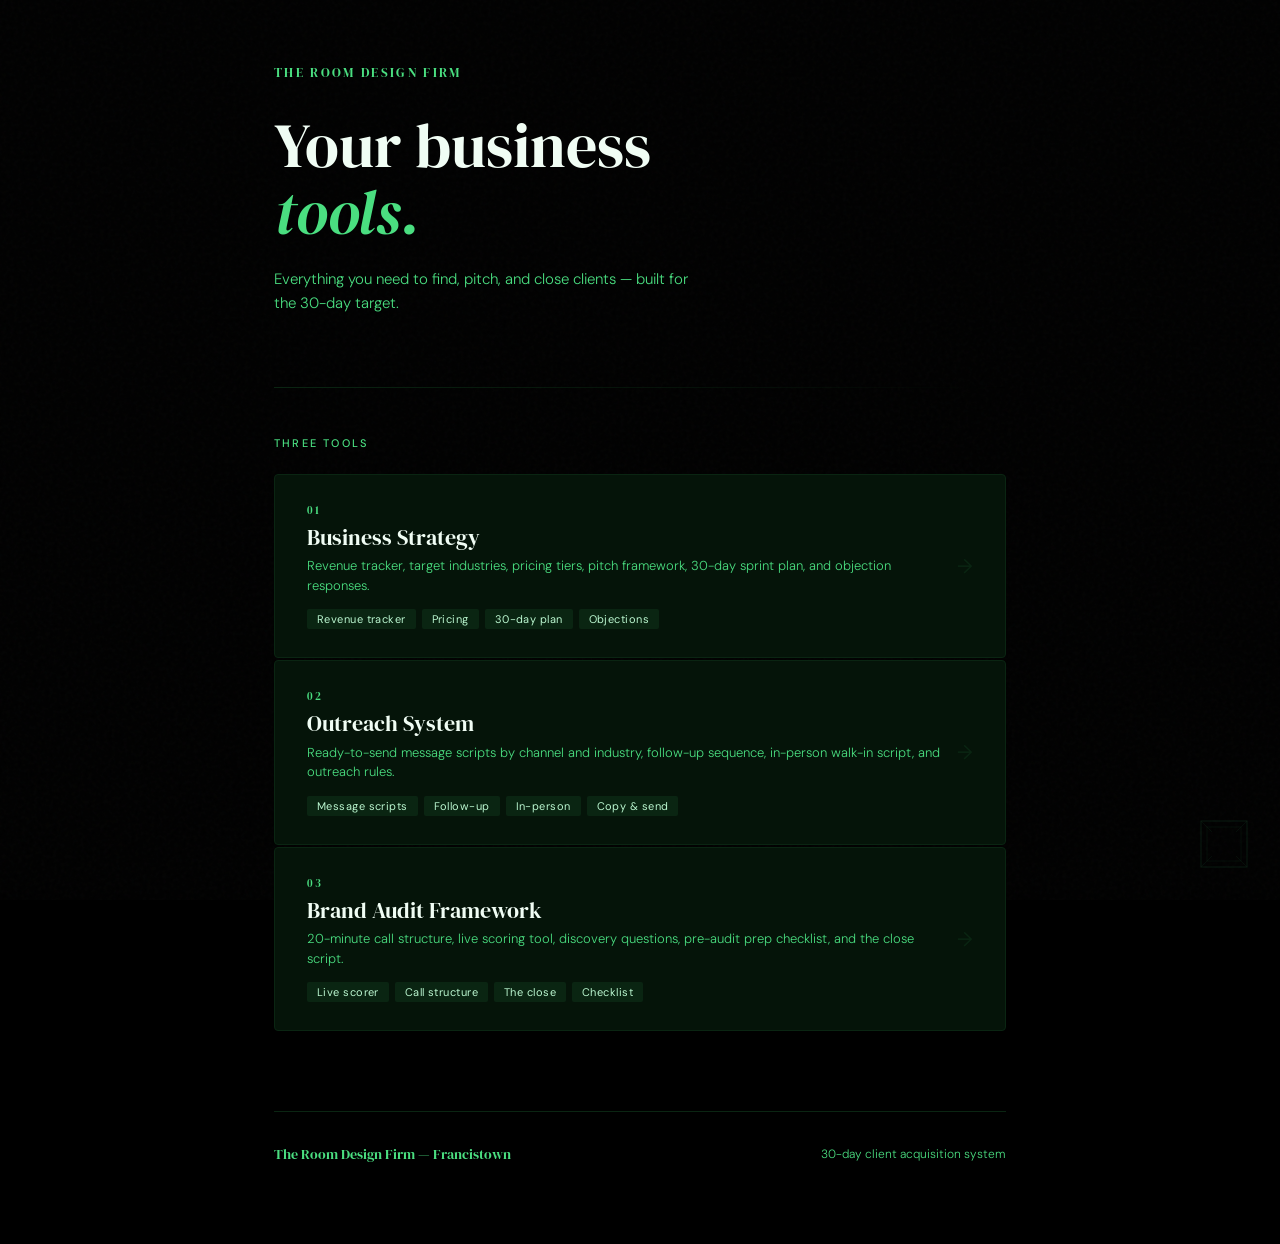
<file: index.html>
<!DOCTYPE html>
<html lang="en">

<head>
  <meta charset="UTF-8">
  <meta name="viewport" content="width=device-width, initial-scale=1.0">
  <title>The Room Design Firm — Tools</title>
  <link rel="manifest" href="manifest.json">
  <meta name="theme-color" content="#000000">
  <link rel="preconnect" href="https://fonts.googleapis.com">
  <link
    href="https://fonts.googleapis.com/css2?family=DM+Serif+Display:ital@0;1&family=DM+Sans:wght@300;400;500&display=swap"
    rel="stylesheet">
  <link rel="stylesheet" href="styles.css">
  <style>
    /* Header */
    header {
      margin-bottom: 72px;
    }

    .wordmark {
      font-family: 'DM Serif Display', serif;
      font-size: 13px;
      letter-spacing: 0.18em;
      text-transform: uppercase;
      color: var(--gold);
      margin-bottom: 32px;
      display: block;
      animation: fadeUp .6s ease both;
    }

    .headline {
      font-family: 'DM Serif Display', serif;
      font-size: clamp(38px, 7vw, 62px);
      line-height: 1.08;
      color: var(--ink);
      animation: fadeUp .6s .1s ease both;
    }

    .headline em {
      font-style: italic;
      color: var(--gold);
    }

    .tagline {
      margin-top: 20px;
      font-size: 15px;
      color: var(--ink-3);
      font-weight: 300;
      line-height: 1.6;
      max-width: 420px;
      animation: fadeUp .6s .2s ease both;
    }

    /* Divider */
    .rule {
      height: 1px;
      background: linear-gradient(90deg, var(--paper-3) 0%, transparent 100%);
      margin: 48px 0;
      animation: fadeUp .6s .25s ease both;
    }

    /* Section label */
    .section-label {
      font-size: 11px;
      letter-spacing: 0.2em;
      text-transform: uppercase;
      color: var(--ink-3);
      margin-bottom: 24px;
      font-weight: 500;
      animation: fadeUp .6s .3s ease both;
    }

    /* Tool cards */
    .tools {
      display: flex;
      flex-direction: column;
      gap: 2px;
    }

    .tool-card {
      display: block;
      text-decoration: none;
      background: var(--paper-2);
      border: 1px solid var(--paper-3);
      border-radius: 4px;
      padding: 28px 32px;
      transition: background .2s, border-color .2s, transform .2s;
      position: relative;
      overflow: hidden;
      animation: fadeUp .6s ease both;
    }

    .tool-card:nth-child(1) {
      animation-delay: .35s;
    }

    .tool-card:nth-child(2) {
      animation-delay: .45s;
    }

    .tool-card:nth-child(3) {
      animation-delay: .55s;
    }

    .tool-card::after {
      content: '';
      position: absolute;
      left: 0;
      top: 0;
      bottom: 0;
      width: 3px;
      background: var(--gold);
      transform: scaleY(0);
      transform-origin: bottom;
      transition: transform .25s ease;
    }

    .tool-card:hover {
      background: var(--paper-3);
      border-color: var(--paper-3);
      transform: translateX(4px);
    }

    .tool-card:hover::after {
      transform: scaleY(1);
    }

    .card-inner {
      display: flex;
      justify-content: space-between;
      align-items: center;
      gap: 16px;
    }

    .card-text {
      flex: 1;
    }

    .card-num {
      font-family: 'DM Serif Display', serif;
      font-size: 11px;
      color: var(--gold);
      letter-spacing: 0.15em;
      margin-bottom: 6px;
      display: block;
    }

    .card-title {
      font-family: 'DM Serif Display', serif;
      font-size: 22px;
      color: var(--ink);
      margin-bottom: 6px;
      line-height: 1.2;
    }

    .card-desc {
      font-size: 13px;
      color: var(--ink-3);
      font-weight: 300;
      line-height: 1.5;
    }

    .card-tags {
      display: flex;
      gap: 6px;
      flex-wrap: wrap;
      margin-top: 14px;
    }

    .tag {
      font-size: 11px;
      padding: 3px 10px;
      border-radius: 2px;
      background: var(--paper-3);
      color: var(--ink-2);
      letter-spacing: 0.04em;
    }

    .card-arrow {
      font-size: 20px;
      color: var(--paper-3);
      transition: color .2s, transform .2s;
      flex-shrink: 0;
    }

    .tool-card:hover .card-arrow {
      color: var(--gold);
      transform: translateX(4px);
    }

    /* Footer */
    footer {
      margin-top: 80px;
      padding-top: 32px;
      border-top: 1px solid var(--paper-3);
      display: flex;
      justify-content: space-between;
      align-items: center;
      flex-wrap: gap;
      animation: fadeUp .6s .7s ease both;
    }

    .footer-brand {
      font-family: 'DM Serif Display', serif;
      font-size: 14px;
      color: var(--ink-3);
    }

    .footer-note {
      font-size: 12px;
      color: var(--ink-3);
      font-weight: 300;
    }

    /* Decorative corner mark */
    .corner-mark {
      position: fixed;
      bottom: 32px;
      right: 32px;
      width: 48px;
      height: 48px;
      opacity: 0.12;
      pointer-events: none;
    }

    @keyframes fadeUp {
      from {
        opacity: 0;
        transform: translateY(16px);
      }

      to {
        opacity: 1;
        transform: translateY(0);
      }
    }

    @media (max-width: 520px) {
      .page {
        padding: 32px 16px 40px;
      }

      .tool-card {
        padding: 20px 16px;
      }

      .card-title {
        font-size: 19px;
      }

      .card-inner {
        flex-direction: column;
        align-items: flex-start;
        gap: 12px;
      }

      .card-arrow {
        align-self: flex-end;
      }

      footer {
        flex-direction: column;
        gap: 8px;
        align-items: flex-start;
      }
    }
  </style>
</head>

<body>
  <div class="grain-overlay"></div>
  <div class="page">
    <header>
      <span class="wordmark">The Room Design Firm</span>
      <h1 class="headline">Your business<br><em>tools.</em></h1>
      <p class="tagline">Everything you need to find, pitch, and close clients — built for the 30-day target.</p>
    </header>

    <div class="rule"></div>

    <p class="section-label">Three tools</p>

    <div class="tools">

      <a class="tool-card" href="room_design_firm_business_strategy.html">
        <div class="card-inner">
          <div class="card-text">
            <span class="card-num">01</span>
            <div class="card-title">Business Strategy</div>
            <div class="card-desc">Revenue tracker, target industries, pricing tiers, pitch framework, 30-day sprint
              plan, and objection responses.</div>
            <div class="card-tags">
              <span class="tag">Revenue tracker</span>
              <span class="tag">Pricing</span>
              <span class="tag">30-day plan</span>
              <span class="tag">Objections</span>
            </div>
          </div>
          <div class="card-arrow">→</div>
        </div>
      </a>

      <a class="tool-card" href="client_acquisition_outreach_system.html">
        <div class="card-inner">
          <div class="card-text">
            <span class="card-num">02</span>
            <div class="card-title">Outreach System</div>
            <div class="card-desc">Ready-to-send message scripts by channel and industry, follow-up sequence, in-person
              walk-in script, and outreach rules.</div>
            <div class="card-tags">
              <span class="tag">Message scripts</span>
              <span class="tag">Follow-up</span>
              <span class="tag">In-person</span>
              <span class="tag">Copy & send</span>
            </div>
          </div>
          <div class="card-arrow">→</div>
        </div>
      </a>

      <a class="tool-card" href="brand_audit_framework.html">
        <div class="card-inner">
          <div class="card-text">
            <span class="card-num">03</span>
            <div class="card-title">Brand Audit Framework</div>
            <div class="card-desc">20-minute call structure, live scoring tool, discovery questions, pre-audit prep
              checklist, and the close script.</div>
            <div class="card-tags">
              <span class="tag">Live scorer</span>
              <span class="tag">Call structure</span>
              <span class="tag">The close</span>
              <span class="tag">Checklist</span>
            </div>
          </div>
          <div class="card-arrow">→</div>
        </div>
      </a>

    </div>

    <footer>
      <span class="footer-brand">The Room Design Firm — Francistown</span>
      <span class="footer-note">30-day client acquisition system</span>
    </footer>
  </div>

  <svg class="corner-mark" viewBox="0 0 48 48" fill="none" xmlns="http://www.w3.org/2000/svg">
    <rect x="1" y="1" width="46" height="46" stroke="var(--gold)" stroke-width="1" />
    <rect x="7" y="7" width="34" height="34" stroke="var(--gold)" stroke-width="0.5" />
    <line x1="1" y1="1" x2="12" y2="12" stroke="var(--gold)" stroke-width="0.5" />
    <line x1="47" y1="1" x2="36" y2="12" stroke="var(--gold)" stroke-width="0.5" />
    <line x1="1" y1="47" x2="12" y2="36" stroke="var(--gold)" stroke-width="0.5" />
    <line x1="47" y1="47" x2="36" y2="36" stroke="var(--gold)" stroke-width="0.5" />
  </svg>

  <script>
    if ('serviceWorker' in navigator) {
      window.addEventListener('load', () => {
        navigator.serviceWorker.register('sw.js');
      });
    }
  </script>
</body>

</html>
</file>
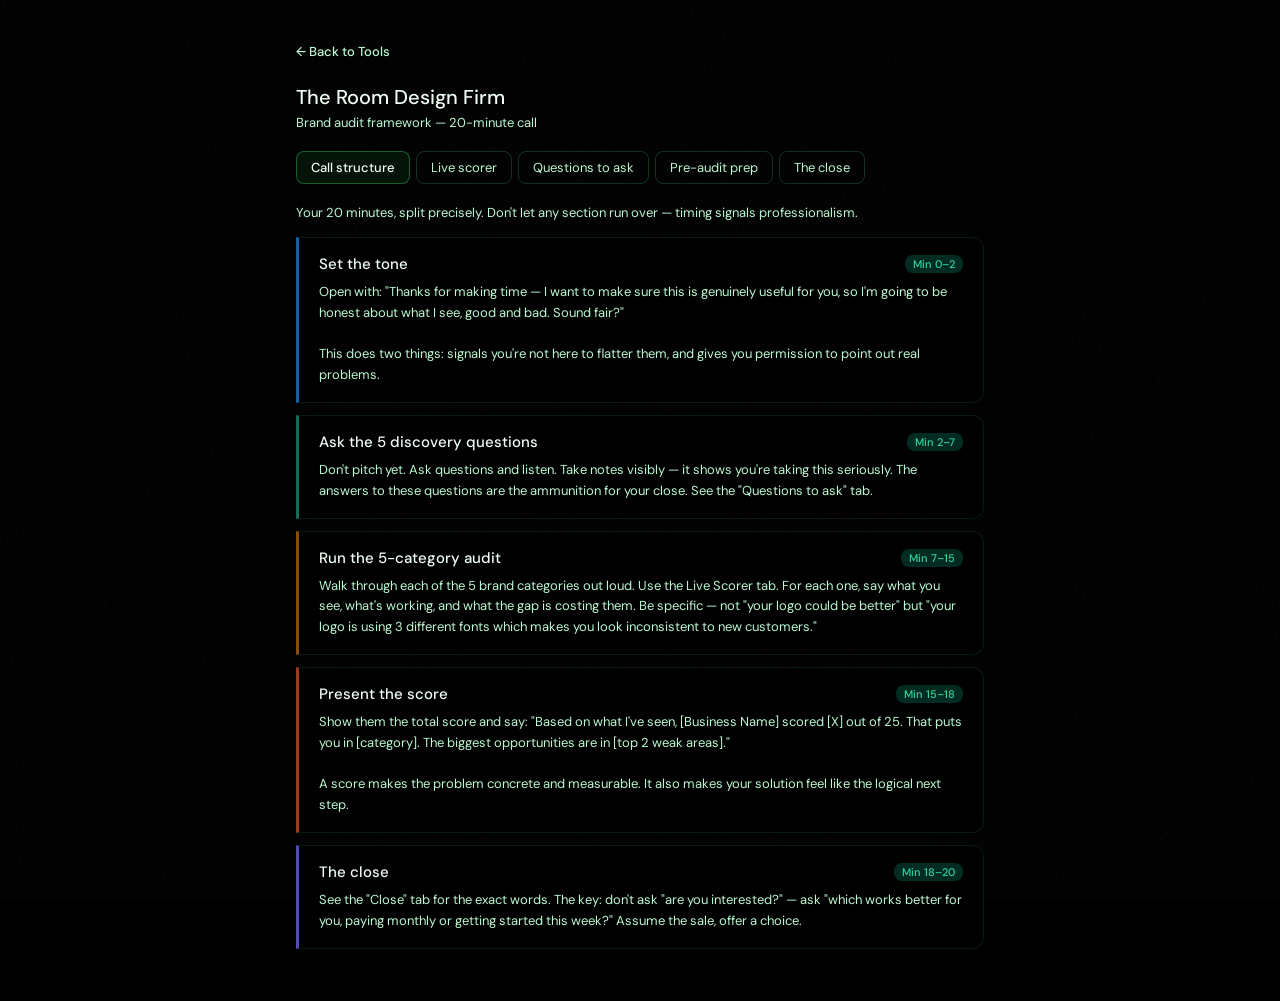
<file: brand_audit_framework.html>
<!DOCTYPE html>
<html lang="en">
<head>
<meta charset="UTF-8">
<meta name="viewport" content="width=device-width, initial-scale=1.0">
<title>The Room Design Firm — Brand Audit Framework</title>
<link rel="manifest" href="manifest.json">
<meta name="theme-color" content="#000000">
<link rel="stylesheet" href="styles.css">
<style>
  .progress-bar { height: 6px; border-radius: 3px; background: var(--color-background-secondary); margin-top: 4px; overflow: hidden; }
  .progress-fill { height: 100%; border-radius: 3px; transition: width .3s, background .3s; }
  .score-row { display: flex; align-items: center; justify-content: space-between; flex-wrap: wrap; gap: 10px; margin: 8px 0; }
  .score-label { font-size: 13px; color: var(--color-text-secondary); flex: 1; }
  .score-btns { display: flex; gap: 4px; }
  .score-btn { width: 30px; height: 30px; border-radius: var(--border-radius-md); border: 0.5px solid var(--color-border-secondary); background: transparent; cursor: pointer; font-size: 13px; font-weight: 500; color: var(--color-text-secondary); font-family: var(--font-sans); }
  .score-btn.sel-1 { background: #FCEBEB; color: #A32D2D; border-color: #F09595; }
  .score-btn.sel-2 { background: #FAEEDA; color: #633806; border-color: #EF9F27; }
  .score-btn.sel-3 { background: #E6F1FB; color: #0C447C; border-color: #85B7EB; }
  .score-btn.sel-4 { background: #EAF3DE; color: #27500A; border-color: #97C459; }
  .score-btn.sel-5 { background: #E1F5EE; color: #085041; border-color: #5DCAA5; }
  .check-item { padding: 8px 12px; border-radius: var(--border-radius-md); background: var(--color-background-secondary); margin-bottom: 6px; font-size: 13px; display: flex; gap: 10px; align-items: flex-start; cursor: pointer; user-select: none; }
  .check-item.done { opacity: .55; text-decoration: line-through; }
  .check-box { width: 16px; height: 16px; border-radius: 4px; border: 0.5px solid var(--color-border-primary); flex-shrink: 0; margin-top: 1px; display: flex; align-items: center; justify-content: center; font-size: 11px; }
  .check-item.done .check-box { background: var(--color-background-success); border-color: var(--color-border-success); color: var(--color-text-success); }
  .script-block { border-left: 3px solid; padding: 10px 14px; border-radius: 0 var(--border-radius-md) var(--border-radius-md) 0; margin-bottom: 10px; background: var(--color-background-secondary); }
  .script-label { font-size: 11px; font-weight: 500; margin-bottom: 4px; }
  .script-text { font-size: 13px; color: var(--color-text-secondary); line-height: 1.6; white-space: pre-line; }
  .total-score { font-size: 28px; font-weight: 500; }
  .questions-list { list-style: none; }
  .questions-list li { font-size: 13px; padding: 7px 0; border-bottom: 0.5px solid var(--color-border-tertiary); color: var(--color-text-secondary); line-height: 1.5; }
  .questions-list li:last-child { border-bottom: none; }
  .q-num { font-weight: 500; color: var(--color-text-primary); margin-right: 6px; }
</style>
</head>
<body>
<div class="grain-overlay"></div>
<div class="container">
  <a href="index.html" class="back-link">← Back to Tools</a>
  <h1>The Room Design Firm</h1>
  <p class="subtitle">Brand audit framework — 20-minute call</p>

  <div class="tabs">
    <button class="tab active" onclick="showTab('structure',this)">Call structure</button>
    <button class="tab" onclick="showTab('scorer',this)">Live scorer</button>
    <button class="tab" onclick="showTab('questions',this)">Questions to ask</button>
    <button class="tab" onclick="showTab('checklist',this)">Pre-audit prep</button>
    <button class="tab" onclick="showTab('close',this)">The close</button>
  </div>

  <div id="tab-structure" class="panel active">
    <div style="font-size:13px;color:var(--color-text-secondary);margin-bottom:16px">Your 20 minutes, split precisely. Don't let any section run over — timing signals professionalism.</div>
    <div id="structure-list"></div>
  </div>

  <div id="tab-scorer" class="panel">
    <div style="font-size:13px;color:var(--color-text-secondary);margin-bottom:16px">Score each category live during the call. Use this on your phone or laptop while you speak. Total out of 25.</div>
    <div id="scorer-list"></div>
    <div class="card" style="margin-top:4px">
      <div style="display:flex;justify-content:space-between;align-items:center">
        <div>
          <div style="font-size:13px;color:var(--color-text-secondary);margin-bottom:4px">Total brand score</div>
          <div class="total-score" id="total-score">0 / 25</div>
        </div>
        <div id="score-verdict" style="font-size:13px;color:var(--color-text-secondary);text-align:right;max-width:220px"></div>
      </div>
      <div class="progress-bar" style="margin-top:12px"><div class="progress-fill" id="total-bar" style="width:0%;background:var(--color-text-secondary)"></div></div>
    </div>
  </div>

  <div id="tab-questions" class="panel">
    <div style="font-size:13px;color:var(--color-text-secondary);margin-bottom:16px">Ask these in the first 5 minutes. Their answers tell you exactly what to focus the audit on — and what pain to address in the close.</div>
    <div id="questions-list"></div>
  </div>

  <div id="tab-checklist" class="panel">
    <div style="font-size:13px;color:var(--color-text-secondary);margin-bottom:16px">Do this research the night before the audit. Shows up in every sentence you say. Tap to check off.</div>
    <div id="checklist-list"></div>
  </div>

  <div id="tab-close" class="panel">
    <div style="font-size:13px;color:var(--color-text-secondary);margin-bottom:16px">The last 5 minutes. This is where the BWP 1,500 either happens or doesn't. Follow this word-for-word the first few times.</div>
    <div id="close-list"></div>
  </div>
</div>

<script>
const structure = [
  {time:"Min 0–2",title:"Set the tone",color:"#185FA5",body:`Open with: "Thanks for making time — I want to make sure this is genuinely useful for you, so I'm going to be honest about what I see, good and bad. Sound fair?"\n\nThis does two things: signals you're not here to flatter them, and gives you permission to point out real problems.`},
  {time:"Min 2–7",title:"Ask the 5 discovery questions",color:"#0F6E56",body:`Don't pitch yet. Ask questions and listen. Take notes visibly — it shows you're taking this seriously. The answers to these questions are the ammunition for your close. See the "Questions to ask" tab.`},
  {time:"Min 7–15",title:"Run the 5-category audit",color:"#854F0B",body:`Walk through each of the 5 brand categories out loud. Use the Live Scorer tab. For each one, say what you see, what's working, and what the gap is costing them. Be specific — not "your logo could be better" but "your logo is using 3 different fonts which makes you look inconsistent to new customers."`},
  {time:"Min 15–18",title:"Present the score",color:"#993C1D",body:`Show them the total score and say: "Based on what I've seen, [Business Name] scored [X] out of 25. That puts you in [category]. The biggest opportunities are in [top 2 weak areas]."\n\nA score makes the problem concrete and measurable. It also makes your solution feel like the logical next step.`},
  {time:"Min 18–20",title:"The close",color:"#534AB7",body:`See the "Close" tab for the exact words. The key: don't ask "are you interested?" — ask "which works better for you, paying monthly or getting started this week?" Assume the sale, offer a choice.`},
];

const categories = [
  {name:"Visual identity",desc:"Logo, colours, typography — do they feel intentional and consistent?"},
  {name:"Social media presence",desc:"Profile quality, post consistency, visual coherence across platforms"},
  {name:"In-store / physical brand",desc:"Signage, packaging, uniforms, environment — does it match the digital brand?"},
  {name:"Brand voice & messaging",desc:"How they describe themselves — tagline, captions, about page"},
  {name:"Competitor positioning",desc:"How do they look vs their 2–3 nearest competitors in Francistown?"},
];

const questions = [
  {num:"Q1",text:"How do most of your new customers find you right now?"},
  {num:"Q2",text:"When someone visits your Instagram or walks past your shop, what do you want them to feel?"},
  {num:"Q3",text:"Who is your biggest local competitor, and honestly — how do you think you compare to them visually?"},
  {num:"Q4",text:"Have you ever lost a customer or a deal because of how you looked, rather than what you offer?"},
  {num:"Q5",text:"If your brand could do one thing better in the next 90 days, what would it be?"},
];

const checklist = [
  "Follow their Instagram and look at the last 12 posts",
  "Screenshot their profile photo, bio, and highlights",
  "Visit their physical location or Google Street View it",
  "Check if they have a website — and if so, how it looks on mobile",
  "Find 2 local competitors and note how their brand compares",
  "Write down one specific thing you'd change immediately",
  "Prepare 2–3 ideas you could deliver in the first month",
  "Have your portfolio open and ready on your phone",
  "Know their price tier before you walk in — don't guess",
];

const closeScript = [
  {color:"#185FA5",label:"Transition into the close",text:`"So based on everything we've looked at today — your score of [X]/25 and especially the gaps in [area 1] and [area 2] — I think The Room Design Firm can make a real difference here."`},
  {color:"#0F6E56",label:"Present the Growth package (don't start with Starter)",text:`"What I'd propose is the Growth package — BWP 1,500 a month. That covers your full brand identity, 3 designed social posts a week, business card and letterhead, and a monthly strategy call with me. You'd see a difference in the first 30 days."`},
  {color:"#854F0B",label:"Anchor with Premium first (then let them come down)",text:`"I also have a Premium package at BWP 3,000 that includes a website redesign and packaging concepts — but for where you are right now, Growth is where I'd start. Most businesses see the best ROI there."`},
  {color:"#993C1D",label:"The assumptive close — offer a choice, not a yes/no",text:`"To get started, I just need a few details from you. Would you prefer to pay monthly by bank transfer, or would it be easier to set up at the start of the week?"`},
  {color:"#534AB7",label:"If they hesitate — address it directly",text:`"What's the main thing on your mind? Is it the price, or what you'd actually get for it?" Then listen. Don't fill the silence. Their answer tells you exactly what to say next.`},
  {color:"#3B6D11",label:"If they say yes",text:`"Perfect. Let me send you a simple one-page agreement on WhatsApp today, and we can start the discovery process this week. What's the best number to reach you on?"`},
];

let scores = {};
const checked = new Set();
try {
  const savedScores = localStorage.getItem('brandAuditScores');
  if (savedScores) scores = JSON.parse(savedScores);
  const savedChecked = localStorage.getItem('brandAuditChecked');
  if (savedChecked) JSON.parse(savedChecked).forEach(i => checked.add(i));
} catch(e) {}

function renderStructure(){
  document.getElementById('structure-list').innerHTML = structure.map(s=>`
    <div class="card" style="border-left:3px solid ${s.color};border-radius:0 var(--border-radius-lg) var(--border-radius-lg) 0">
      <div style="display:flex;justify-content:space-between;align-items:center;margin-bottom:8px">
        <div style="font-size:15px;font-weight:500">${s.title}</div>
        <span class="badge badge-info">${s.time}</span>
      </div>
      <div style="font-size:13px;color:var(--color-text-secondary);line-height:1.6;white-space:pre-line">${s.body}</div>
    </div>`).join('');
}

function renderScorer(){
  document.getElementById('scorer-list').innerHTML = categories.map((c,i)=>`
    <div class="card">
      <div style="font-size:14px;font-weight:500;margin-bottom:2px">${c.name}</div>
      <div style="font-size:12px;color:var(--color-text-secondary);margin-bottom:10px">${c.desc}</div>
      <div class="score-row">
        <span class="score-label">Score</span>
        <div class="score-btns">${[1,2,3,4,5].map(n=>`<button class="score-btn${scores[i]===n?' sel-'+n:''}" id="sb-${i}-${n}" onclick="setScore(${i},${n})">${n}</button>`).join('')}</div>
      </div>
      <div class="progress-bar"><div class="progress-fill" id="bar-${i}" style="width:0%;background:#888780"></div></div>
    </div>`).join('');
    
  Object.keys(scores).forEach(cat => {
    const val = scores[cat];
    const barColors=['#E24B4A','#BA7517','#378ADD','#639922','#1D9E75'];
    const bar = document.getElementById(`bar-${cat}`);
    if (bar) {
      bar.style.width=(val/5*100)+'%';
      bar.style.background=barColors[val-1];
    }
  });
  updateTotal();
}

function setScore(cat,val){
  scores[cat]=val;
  try { localStorage.setItem('brandAuditScores', JSON.stringify(scores)); } catch(e){}
  [1,2,3,4,5].forEach(n=>{
    const b=document.getElementById(`sb-${cat}-${n}`);
    if(b) b.className='score-btn'+(n===val?` sel-${val}`:'');
  });
  const barColors=['#E24B4A','#BA7517','#378ADD','#639922','#1D9E75'];
  document.getElementById(`bar-${cat}`).style.width=(val/5*100)+'%';
  document.getElementById(`bar-${cat}`).style.background=barColors[val-1];
  updateTotal();
}

function updateTotal(){
  const total=Object.values(scores).reduce((a,b)=>a+b,0);
  document.getElementById('total-score').textContent=total+' / 25';
  const pct=Math.round((total/25)*100);
  document.getElementById('total-bar').style.width=pct+'%';
  const tc=['#E24B4A','#BA7517','#378ADD','#1D9E75'];
  document.getElementById('total-bar').style.background=tc[total<=8?0:total<=14?1:total<=20?2:3];
  const verdicts=[[0,8,"Brand largely undefined. High urgency — strong opportunity for The Room."],[9,14,"Some foundation, major gaps. Good entry point for Growth package."],[15,20,"Functional but inconsistent. Refinement will unlock growth."],[21,25,"Strong foundation. Premium package or strategy retainer is the pitch."]];
  const v=verdicts.find(([lo,hi])=>total>=lo&&total<=hi);
  document.getElementById('score-verdict').textContent=v?v[2]:'';
}

function renderQuestions(){
  document.getElementById('questions-list').innerHTML=`<ul class="questions-list">${
    questions.map(q=>`<li><span class="q-num">${q.num}</span>${q.text}</li>`).join('')
  }</ul>`;
}

function renderChecklist(){
  document.getElementById('checklist-list').innerHTML=checklist.map((item,i)=>`
    <div class="check-item${checked.has(i)?' done':''}" onclick="toggleCheck(${i})">
      <div class="check-box">${checked.has(i)?'✓':''}</div>
      <span>${item}</span>
    </div>`).join('');
}

function toggleCheck(i){
  checked.has(i)?checked.delete(i):checked.add(i);
  try { localStorage.setItem('brandAuditChecked', JSON.stringify(Array.from(checked))); } catch(e){}
  renderChecklist();
}

function renderClose(){
  document.getElementById('close-list').innerHTML=closeScript.map(s=>`
    <div class="script-block" style="border-left-color:${s.color}">
      <div class="script-label" style="color:${s.color}">${s.label}</div>
      <div class="script-text">${s.text}</div>
    </div>`).join('');
}

function showTab(id,btn){
  document.querySelectorAll('.tab').forEach(t=>t.classList.remove('active'));
  document.querySelectorAll('.panel').forEach(p=>p.classList.remove('active'));
  document.getElementById('tab-'+id).classList.add('active');
  btn.classList.add('active');
}

renderStructure(); renderScorer(); renderQuestions(); renderChecklist(); renderClose();
</script>
<script>
if ('serviceWorker' in navigator) {
  window.addEventListener('load', () => {
    navigator.serviceWorker.register('sw.js');
  });
}
</script>
</body>
</html>
</file>
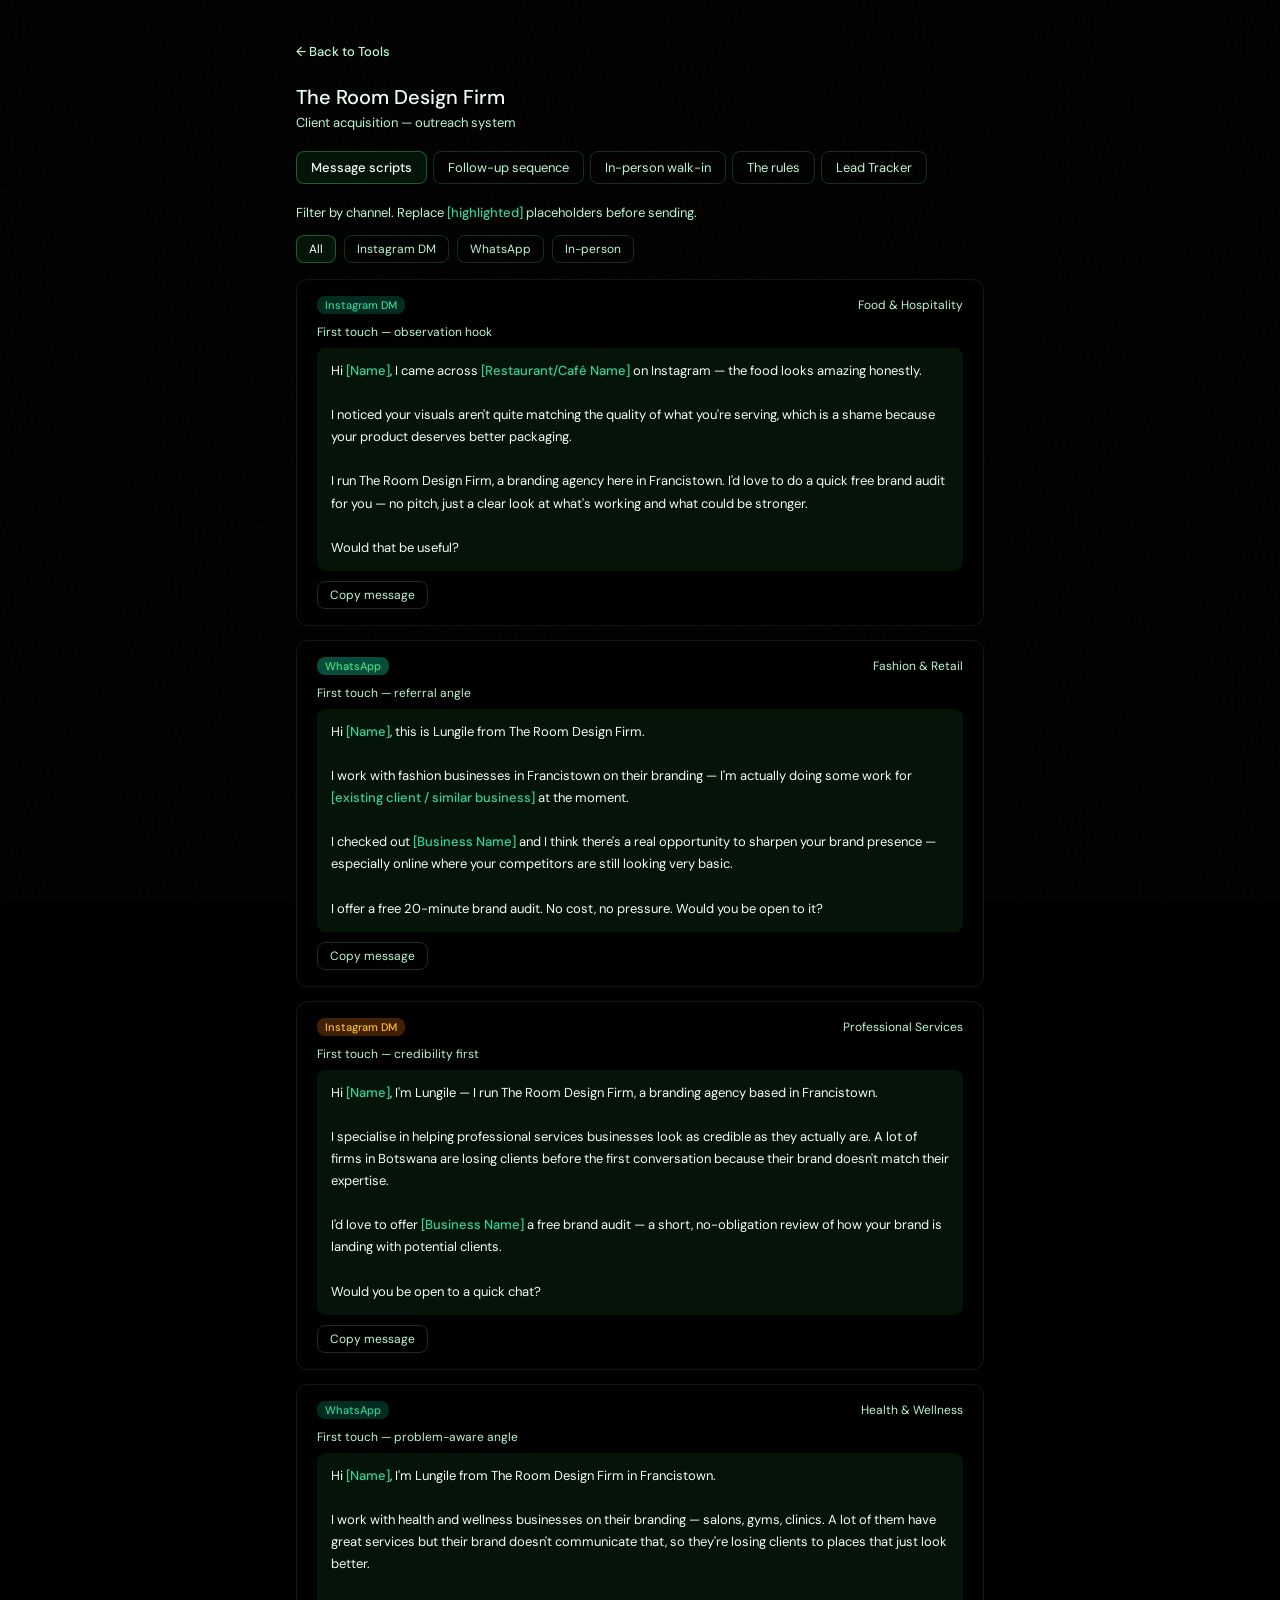
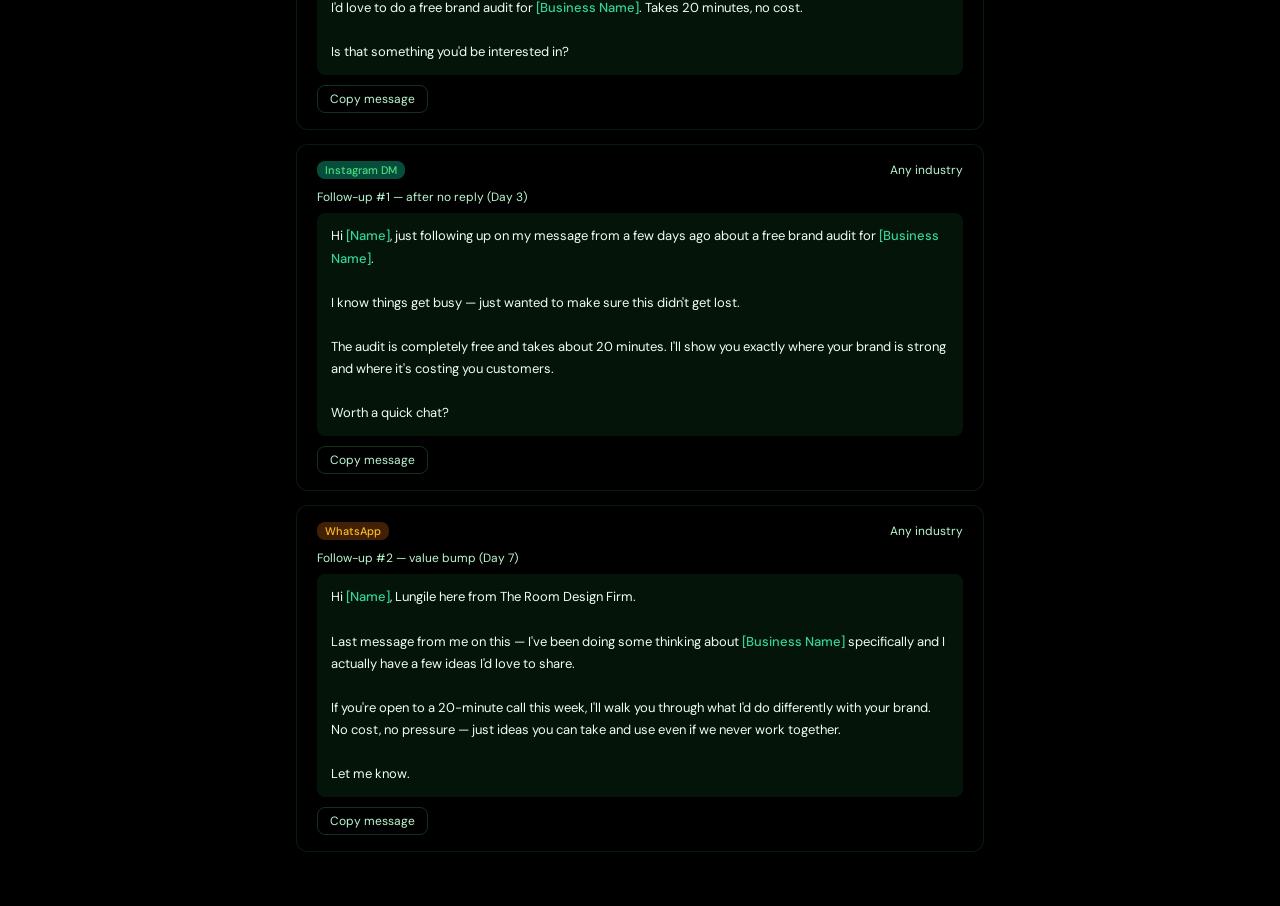
<file: client_acquisition_outreach_system.html>
<!DOCTYPE html>
<html lang="en">

<head>
  <meta charset="UTF-8">
  <meta name="viewport" content="width=device-width, initial-scale=1.0">
  <title>The Room Design Firm — Client Acquisition Outreach System</title>
  <link rel="manifest" href="manifest.json">
  <meta name="theme-color" content="#000000">
  <link rel="stylesheet" href="styles.css">
  <style>
    .msg-card {
      background: var(--color-background-primary);
      border: 0.5px solid var(--color-border-tertiary);
      border-radius: var(--border-radius-lg);
      padding: 1rem 1.25rem;
      margin-bottom: 14px;
    }

    .msg-header {
      display: flex;
      justify-content: space-between;
      align-items: center;
      margin-bottom: 10px;
    }

    .msg-body {
      font-size: 13px;
      color: var(--color-text-primary);
      line-height: 1.7;
      background: var(--color-background-secondary);
      border-radius: var(--border-radius-md);
      padding: 12px 14px;
      white-space: pre-line;
    }

    .placeholder {
      color: var(--color-text-info);
      font-weight: 500;
    }

    .copy-btn {
      margin-top: 10px;
      font-size: 12px;
      padding: 5px 12px;
      border-radius: var(--border-radius-md);
      border: 0.5px solid var(--color-border-secondary);
      background: transparent;
      color: var(--color-text-secondary);
      cursor: pointer;
      font-family: var(--font-sans);
    }

    .copy-btn:hover {
      background: var(--color-background-secondary);
    }

    .filter-row {
      display: flex;
      gap: 8px;
      flex-wrap: wrap;
      margin-bottom: 16px;
    }

    .filter-btn {
      padding: 5px 12px;
      border-radius: var(--border-radius-md);
      border: 0.5px solid var(--color-border-secondary);
      font-size: 12px;
      cursor: pointer;
      background: transparent;
      color: var(--color-text-secondary);
      font-family: var(--font-sans);
    }

    .filter-btn.active {
      background: var(--color-background-secondary);
      color: var(--color-text-primary);
      border-color: var(--color-border-primary);
    }

    .seq-step {
      display: flex;
      gap: 12px;
      margin-bottom: 14px;
      align-items: flex-start;
    }

    .seq-dot {
      width: 28px;
      height: 28px;
      border-radius: 50%;
      display: flex;
      align-items: center;
      justify-content: center;
      font-size: 12px;
      font-weight: 500;
      flex-shrink: 0;
      margin-top: 2px;
    }

    .seq-content {
      flex: 1;
    }

    .seq-title {
      font-size: 14px;
      font-weight: 500;
      margin-bottom: 3px;
    }

    .seq-detail {
      font-size: 13px;
      color: var(--color-text-secondary);
      line-height: 1.5;
    }

    .seq-timing {
      font-size: 11px;
      margin-top: 3px;
    }

    .inperson-card {
      border-left: 3px solid;
      padding: 12px 14px;
      border-radius: 0 var(--border-radius-md) var(--border-radius-md) 0;
      margin-bottom: 10px;
      background: var(--color-background-secondary);
    }

    .inperson-title {
      font-size: 14px;
      font-weight: 500;
      margin-bottom: 4px;
    }

    .inperson-body {
      font-size: 13px;
      color: var(--color-text-secondary);
      line-height: 1.6;
    }

    .rule-row {
      padding: 10px 14px;
      border-radius: var(--border-radius-md);
      background: var(--color-background-secondary);
      margin-bottom: 8px;
      font-size: 13px;
      line-height: 1.6;
    }

    .rule-title {
      font-weight: 500;
      margin-bottom: 2px;
    }
  </style>

<body>
  <div class="grain-overlay"></div>
  <div class="container">
    <a href="index.html" class="back-link">← Back to Tools</a>
    <h1>The Room Design Firm</h1>
    <p class="subtitle">Client acquisition — outreach system</p>

    <div class="tabs">
      <button class="tab active" onclick="showTab('messages',this)">Message scripts</button>
      <button class="tab" onclick="showTab('sequence',this)">Follow-up sequence</button>
      <button class="tab" onclick="showTab('inperson',this)">In-person walk-in</button>
      <button class="tab" onclick="showTab('rules',this)">The rules</button>
      <button class="tab" onclick="showTab('tracker',this)">Lead Tracker</button>
    </div>

    <div id="tab-messages" class="panel active">
      <div style="font-size:13px;color:var(--color-text-secondary);margin-bottom:14px">Filter by channel. Replace <span
          class="placeholder">[highlighted]</span> placeholders before sending.</div>
      <div class="filter-row" id="filter-row"></div>
      <div id="msg-list"></div>
    </div>

    <div id="tab-sequence" class="panel">
      <div style="font-size:13px;color:var(--color-text-secondary);margin-bottom:18px">Every prospect gets this sequence
        — stop only when they say yes or ask you to stop.</div>
      <div id="seq-list"></div>
    </div>

    <div id="tab-inperson" class="panel">
      <div style="font-size:13px;color:var(--color-text-secondary);margin-bottom:14px">Walking in cold is still the
        highest-converting channel in Francistown. Use this word-for-word.</div>
      <div id="inperson-list"></div>
    </div>

    <div id="tab-rules" class="panel">
      <div style="font-size:13px;color:var(--color-text-secondary);margin-bottom:14px">Non-negotiable rules for cold
        outreach. Break these and your conversion rate collapses.</div>
      <div id="rules-list"></div>
    </div>

    <div id="tab-tracker" class="panel">
      <div style="display:flex;justify-content:space-between;align-items:center;margin-bottom:14px">
        <div style="font-size:13px;color:var(--color-text-secondary)">Track prospects through your outreach sequence.
        </div>
        <button class="filter-btn active"
          style="background:var(--color-text-primary);color:var(--color-background-primary);border:none"
          onclick="addLead()">+ Add lead</button>
      </div>
      <div id="tracker-list"></div>
    </div>
  </div>

  <script>
    const messages = [
      { channel: "Instagram DM", industry: "Food & Hospitality", badge: "info", label: "First touch — observation hook", body: `Hi [Name], I came across [Restaurant/Café Name] on Instagram — the food looks amazing honestly.\n\nI noticed your visuals aren't quite matching the quality of what you're serving, which is a shame because your product deserves better packaging.\n\nI run The Room Design Firm, a branding agency here in Francistown. I'd love to do a quick free brand audit for you — no pitch, just a clear look at what's working and what could be stronger.\n\nWould that be useful?` },
      { channel: "WhatsApp", industry: "Fashion & Retail", badge: "success", label: "First touch — referral angle", body: `Hi [Name], this is Lungile from The Room Design Firm.\n\nI work with fashion businesses in Francistown on their branding — I'm actually doing some work for [existing client / similar business] at the moment.\n\nI checked out [Business Name] and I think there's a real opportunity to sharpen your brand presence — especially online where your competitors are still looking very basic.\n\nI offer a free 20-minute brand audit. No cost, no pressure. Would you be open to it?` },
      { channel: "Instagram DM", industry: "Professional Services", badge: "warn", label: "First touch — credibility first", body: `Hi [Name], I'm Lungile — I run The Room Design Firm, a branding agency based in Francistown.\n\nI specialise in helping professional services businesses look as credible as they actually are. A lot of firms in Botswana are losing clients before the first conversation because their brand doesn't match their expertise.\n\nI'd love to offer [Business Name] a free brand audit — a short, no-obligation review of how your brand is landing with potential clients.\n\nWould you be open to a quick chat?` },
      { channel: "WhatsApp", industry: "Health & Wellness", badge: "info", label: "First touch — problem-aware angle", body: `Hi [Name], I'm Lungile from The Room Design Firm in Francistown.\n\nI work with health and wellness businesses on their branding — salons, gyms, clinics. A lot of them have great services but their brand doesn't communicate that, so they're losing clients to places that just look better.\n\nI'd love to do a free brand audit for [Business Name]. Takes 20 minutes, no cost.\n\nIs that something you'd be interested in?` },
      { channel: "Instagram DM", industry: "Any industry", badge: "success", label: "Follow-up #1 — after no reply (Day 3)", body: `Hi [Name], just following up on my message from a few days ago about a free brand audit for [Business Name].\n\nI know things get busy — just wanted to make sure this didn't get lost.\n\nThe audit is completely free and takes about 20 minutes. I'll show you exactly where your brand is strong and where it's costing you customers.\n\nWorth a quick chat?` },
      { channel: "WhatsApp", industry: "Any industry", badge: "warn", label: "Follow-up #2 — value bump (Day 7)", body: `Hi [Name], Lungile here from The Room Design Firm.\n\nLast message from me on this — I've been doing some thinking about [Business Name] specifically and I actually have a few ideas I'd love to share.\n\nIf you're open to a 20-minute call this week, I'll walk you through what I'd do differently with your brand. No cost, no pressure — just ideas you can take and use even if we never work together.\n\nLet me know.` },
    ];

    const sequence = [
      { day: "Day 1", title: "First touch", detail: "Send the opening message. Keep it short, specific to their business, and end with one clear question. Don't explain your whole service — just open a door.", timing: "Instagram DM or WhatsApp", color: "#185FA5", bg: "#E6F1FB" },
      { day: "Day 3", title: "Follow-up #1 — gentle bump", detail: "If no reply, send a short 2-3 line follow-up. Reference your first message, remind them of the free audit. Don't apologise for following up.", timing: "Same channel as first touch", color: "#0F6E56", bg: "#E1F5EE" },
      { day: "Day 7", title: "Follow-up #2 — value bump", detail: "This is your last message. Make it count. Tell them you have specific ideas for their business. Creates curiosity without begging. After this, move on.", timing: "Same channel or try the other one", color: "#854F0B", bg: "#FAEEDA" },
      { day: "Day 10", title: "Switch channels", detail: "If all digital attempts failed, visit in person. Walk into the business, ask for the owner. In-person converts at 3–5x the rate of cold DMs in Francistown.", timing: "In person — walk in", color: "#993C1D", bg: "#FAECE7" },
      { day: "Ongoing", title: "Keep the list moving", detail: "Track every prospect in a simple spreadsheet: name, business, channel, date contacted, status. A full pipeline means you're never emotionally attached to one outcome.", timing: "Daily discipline", color: "#534AB7", bg: "#EEEDFE" },
    ];

    const inperson = [
      { color: "#185FA5", title: "The approach", body: `Don't start pitching to staff. Say: "Hi, is the owner or manager around? I just have a very quick question for them." Wait. If they're not available, ask when they're usually in and come back.` },
      { color: "#0F6E56", title: "The opener (15 seconds)", body: `"Hi, I'm Lungile — I run a branding agency here in Francistown called The Room Design Firm. I work with businesses like yours to make their brand look as strong as their product actually is. Do you have 2 minutes?"` },
      { color: "#854F0B", title: "The observation (30 seconds)", body: `Point to something real and specific — their signage, a menu, their Instagram if you checked beforehand. "I noticed [specific thing] — that kind of gap can cost you customers before they even give you a chance." This shows you're not just mass-pitching.` },
      { color: "#993C1D", title: "The offer (20 seconds)", body: `"What I'd love to do is a free 20-minute brand audit for [Business Name]. No pitch, no cost — just a clear look at what's working and what could be stronger. If you like what you see, we can talk about working together. If not, no problem."` },
      { color: "#534AB7", title: "The close — get a contact, not a maybe", body: `"What's the best way to reach you — WhatsApp or email? I'll send you a couple of times I'm available this week." Take their number. Send a WhatsApp within the hour: "Hi [Name], this is Lungile from The Room Design Firm — great to meet you. Here are 3 times I'm free for the audit: [times]. Which works for you?"` },
      { color: "#3B6D11", title: "If they say 'not interested'", body: `"No problem at all — I appreciate your time." Leave a business card if you have one. Don't push. You'll walk past this business again. Respect goes further than persistence in a small city like Francistown.` },
    ];

    const rules = [
      { title: "Research before you reach out", body: "Know one specific thing about their brand before you send a message. Generic 'I love your business' messages get ignored. Specific observations get replies." },
      { title: "One question only to close the message", body: "Every message ends with exactly one question. Not two. Not a list of options. 'Would that be useful?' or 'Would you be open to it?' — pick one and stop." },
      { title: "Never send your portfolio in the first message", body: "The first message gets the conversation started. The portfolio comes after they've agreed to the audit. Sending it too early signals you're begging for approval." },
      { title: "Follow up without shame", body: "Following up is professional, not desperate. Most closed deals happen on the 2nd or 3rd contact. Stop apologising for following up — just do it." },
      { title: "Track everything in a spreadsheet", body: "Name, business, industry, channel, date of first contact, follow-up date, status. Without this you can't see your pipeline and you'll emotionally over-invest in single prospects." },
      { title: "Set a daily outreach number and hit it", body: "5 new contacts per day minimum. That's 35 per week. At a 10% conversion rate that's 3–4 booked calls per week. Volume is a strategy." },
      { title: "Move on after 3 touches", body: "Two follow-ups plus the opener. After that, move them to a 'warm' list and come back in 30 days. Chasing a cold lead past 3 touches costs time you could spend on new prospects." },
    ];

    let activeFilter = 'All';
    const filters = ['All', 'Instagram DM', 'WhatsApp', 'In-person'];

    function renderFilters() {
      document.getElementById('filter-row').innerHTML = filters.map(f =>
        `<button class="filter-btn${f === activeFilter ? ' active' : ''}" onclick="setFilter('${f}')">${f}</button>`
      ).join('');
    }

    function setFilter(f) { activeFilter = f; renderFilters(); renderMessages(); }

    function formatMsg(body) {
      return body.replace(/\[([^\]]+)\]/g, '<span class="placeholder">[$1]</span>');
    }

    function renderMessages() {
      const show = activeFilter === 'All' || activeFilter === 'In-person'
        ? (activeFilter === 'In-person' ? [] : messages)
        : messages.filter(m => m.channel === activeFilter);
      document.getElementById('msg-list').innerHTML = show.length === 0
        ? `<div style="font-size:13px;color:var(--color-text-secondary);padding:12px 0">Switch to the "In-person walk-in" tab for the in-person script.</div>`
        : show.map((m, i) => `
    <div class="msg-card">
      <div class="msg-header">
        <span class="badge badge-${m.badge}">${m.channel}</span>
        <span style="font-size:12px;color:var(--color-text-secondary)">${m.industry}</span>
      </div>
      <div style="font-size:12px;color:var(--color-text-secondary);margin-bottom:8px">${m.label}</div>
      <div class="msg-body">${formatMsg(m.body)}</div>
      <button class="copy-btn" onclick="copyMsg(${i})">Copy message</button>
    </div>`).join('');
    }

    function copyMsg(i) {
      const show = activeFilter === 'All' ? messages : messages.filter(m => m.channel === activeFilter);
      navigator.clipboard.writeText(show[i].body).then(() => {
        const btns = document.querySelectorAll('.copy-btn');
        if (btns[i]) { btns[i].textContent = 'Copied'; setTimeout(() => btns[i].textContent = 'Copy message', 1500); }
      });
    }

    function renderSequence() {
      document.getElementById('seq-list').innerHTML = sequence.map(s => `
    <div class="seq-step">
      <div class="seq-dot" style="background:${s.bg};color:${s.color}">${s.day.split(' ')[1] || '·'}</div>
      <div class="seq-content">
        <div class="seq-title">${s.title}</div>
        <div class="seq-detail">${s.detail}</div>
        <div class="seq-timing" style="color:${s.color}">${s.timing}</div>
      </div>
    </div>`).join('');
    }

    function renderInperson() {
      document.getElementById('inperson-list').innerHTML = inperson.map((s, i) => `
    <div class="inperson-card" style="border-left-color:${s.color}">
      <div class="inperson-title">${i + 1}. ${s.title}</div>
      <div class="inperson-body">${s.body}</div>
    </div>`).join('');
    }

    function renderRules() {
      document.getElementById('rules-list').innerHTML = rules.map(r => `
    <div class="rule-row">
      <div class="rule-title">${r.title}</div>
      <div>${r.body}</div>
    </div>`).join('');
    }

    function showTab(id, btn) {
      document.querySelectorAll('.tab').forEach(t => t.classList.remove('active'));
      document.querySelectorAll('.panel').forEach(p => p.classList.remove('active'));
      document.getElementById('tab-' + id).classList.add('active');
      btn.classList.add('active');
    }

    let leads = [];
    try {
      const savedLeads = localStorage.getItem('outreachLeads');
      if (savedLeads) leads = JSON.parse(savedLeads);
    } catch (e) { }

    const stages = ['Day 1 (First touch)', 'Day 3 (Follow-up #1)', 'Day 7 (Value bump)', 'In-person', 'Booked Audit', 'Closed Lost'];

    function addLead() {
      const name = prompt('Business name:'); if (!name) return;
      const channel = prompt('Initial Channel (e.g. IG, WhatsApp, In-person):') || 'IG';
      leads.push({ name, channel, stage: 0, date: new Date().toLocaleDateString() });
      saveLeads();
      renderLeads();
    }

    function advanceLead(i) {
      if (leads[i].stage < stages.length - 1) {
        leads[i].stage++;
        saveLeads();
        renderLeads();
      }
    }

    function deleteLead(i) {
      if (confirm('Remove this lead?')) {
        leads.splice(i, 1);
        saveLeads();
        renderLeads();
      }
    }

    function saveLeads() {
      try { localStorage.setItem('outreachLeads', JSON.stringify(leads)); } catch (e) { }
    }

    function renderLeads() {
      const list = document.getElementById('tracker-list');
      if (leads.length === 0) {
        list.innerHTML = `<div style="font-size:13px;color:var(--color-text-secondary);text-align:center;padding:20px 0;">No leads tracked yet. Add your first prospect to start the sequence.</div>`;
        return;
      }
      list.innerHTML = leads.map((L, i) => `
    <div class="card" style="padding:12px 14px;margin-bottom:10px">
      <div style="display:flex;justify-content:space-between;align-items:flex-start;margin-bottom:10px">
        <div>
          <div style="font-weight:500;font-size:15px;margin-bottom:2px">${L.name}</div>
          <div style="font-size:12px;color:var(--color-text-secondary)">Added ${L.date} · ${L.channel}</div>
        </div>
        <button style="border:none;background:transparent;color:var(--color-text-danger);cursor:pointer;padding:4px;font-size:18px;line-height:1" onclick="deleteLead(${i})">×</button>
      </div>
      <div style="display:flex;justify-content:space-between;align-items:center;background:var(--color-background-secondary);padding:10px 12px;border-radius:var(--border-radius-md)">
        <span style="font-size:13px;font-weight:500;color:var(--color-text-primary)">${stages[L.stage]}</span>
        ${L.stage < stages.length - 1 ? `<button class="filter-btn" style="padding:5px 12px;font-size:12px;background:var(--color-background-primary)" onclick="advanceLead(${i})">Next stage →</button>` : ''}
      </div>
    </div>
  `).join('');
    }

    renderFilters(); renderMessages(); renderSequence(); renderInperson(); renderRules(); renderLeads();
  </script>
  <script>
    if ('serviceWorker' in navigator) {
      window.addEventListener('load', () => {
        navigator.serviceWorker.register('sw.js');
      });
    }
  </script>
</body>

</html>
</file>
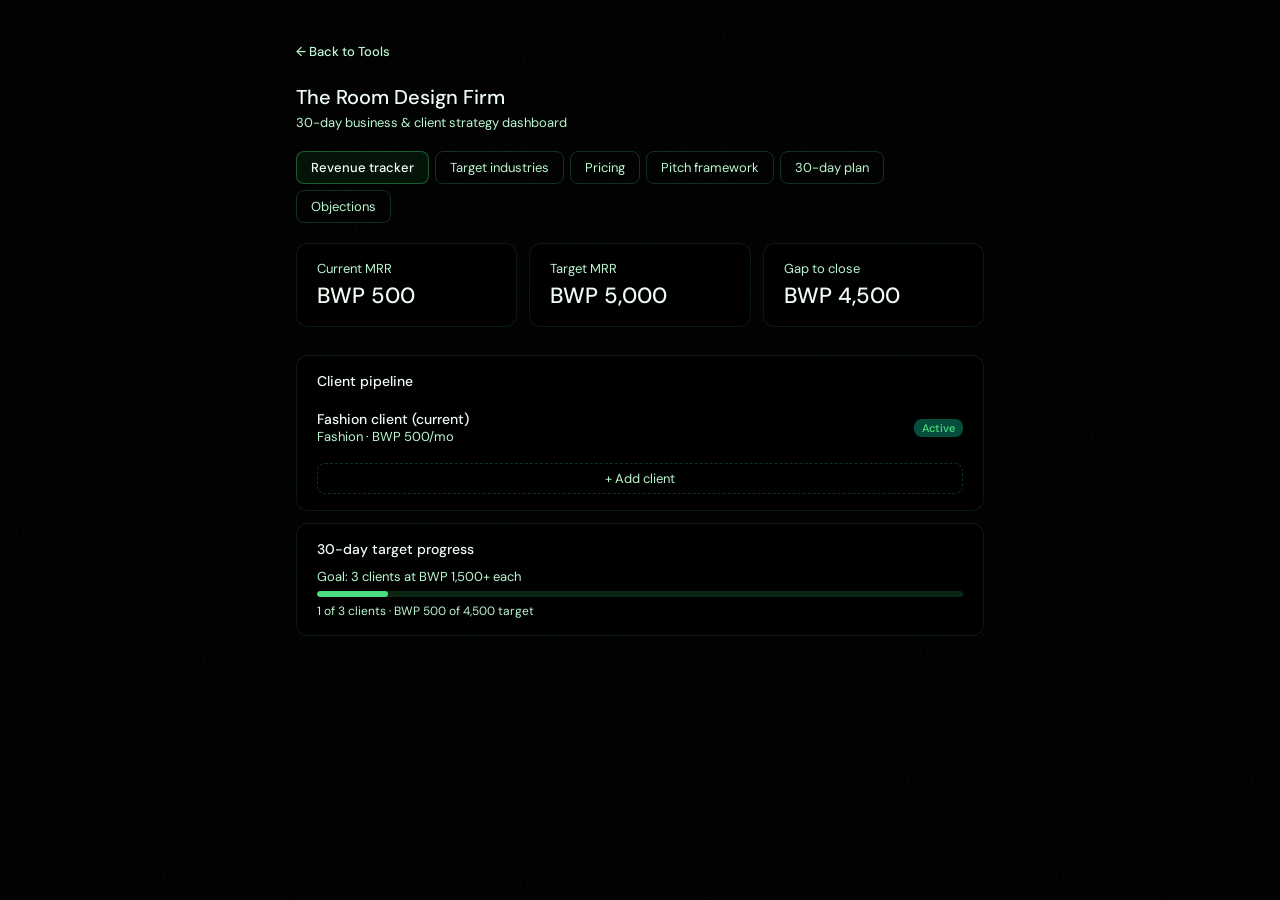
<file: room_design_firm_business_strategy.html>
<!DOCTYPE html>
<html lang="en">
<head>
<meta charset="UTF-8">
<meta name="viewport" content="width=device-width, initial-scale=1.0">
<title>The Room Design Firm — Business Strategy</title>
<link rel="manifest" href="manifest.json">
<meta name="theme-color" content="#000000">
<link rel="stylesheet" href="styles.css">
<style>
  .card-title { font-size: 13px; color: var(--color-text-secondary); margin-bottom: 4px; }
  .card-value { font-size: 22px; font-weight: 500; color: var(--color-text-primary); }
  .grid3 { display: grid; grid-template-columns: repeat(auto-fit, minmax(200px, 1fr)); gap: 12px; margin-bottom: 16px; }
  .label { font-size: 13px; color: var(--color-text-secondary); }
  .value { font-size: 14px; font-weight: 500; color: var(--color-text-primary); }
  .row { display: flex; justify-content: space-between; align-items: center; padding: 8px 0; border-bottom: 0.5px solid var(--color-border-tertiary); }
  .row:last-child { border-bottom: none; }
  .industry-row { padding: 10px 12px; border-radius: var(--border-radius-md); background: var(--color-background-secondary); margin-bottom: 8px; }
  .industry-name { font-size: 14px; font-weight: 500; margin-bottom: 3px; }
  .industry-meta { font-size: 12px; color: var(--color-text-secondary); }
  .pitch-step { padding: 12px 14px; border-radius: 0 var(--border-radius-md) var(--border-radius-md) 0; border-left: 3px solid; margin-bottom: 10px; cursor: pointer; background: var(--color-background-secondary); }
  .pitch-step:hover { opacity: .85; }
  .step-num { font-size: 11px; font-weight: 500; margin-bottom: 3px; }
  .step-title { font-size: 14px; font-weight: 500; margin-bottom: 4px; }
  .step-body { font-size: 13px; color: var(--color-text-secondary); line-height: 1.5; max-height: 0; overflow: hidden; transition: max-height .3s ease; }
  .pitch-step.open .step-body { max-height: 300px; }
  .pkg { border: 0.5px solid var(--color-border-tertiary); border-radius: var(--border-radius-lg); padding: 14px 16px; margin-bottom: 10px; background: var(--color-background-primary); }
  .pkg.featured { border-color: var(--color-border-info); border-width: 1.5px; }
  .pkg-name { font-size: 15px; font-weight: 500; margin-bottom: 2px; }
  .pkg-price { font-size: 22px; font-weight: 500; color: var(--color-text-primary); margin-bottom: 8px; }
  .pkg-price span { font-size: 13px; font-weight: 400; color: var(--color-text-secondary); }
  .pkg-item { font-size: 13px; color: var(--color-text-secondary); padding: 3px 0; display: flex; gap: 6px; }
  .check { color: var(--color-text-success); font-size: 12px; }
  .week-row { display: flex; gap: 10px; margin-bottom: 8px; align-items: flex-start; }
  .week-num { background: var(--color-background-secondary); border-radius: var(--border-radius-md); padding: 4px 10px; font-size: 12px; font-weight: 500; white-space: nowrap; margin-top: 2px; }
  .week-content { flex: 1; }
  .week-title { font-size: 14px; font-weight: 500; margin-bottom: 3px; }
  .week-tasks { font-size: 13px; color: var(--color-text-secondary); line-height: 1.6; }
  .objection { border-radius: var(--border-radius-md); padding: 10px 14px; margin-bottom: 8px; background: var(--color-background-secondary); cursor: pointer; }
  .obj-q { font-size: 13px; font-weight: 500; display: flex; justify-content: space-between; align-items: center; }
  .obj-a { font-size: 13px; color: var(--color-text-secondary); line-height: 1.5; max-height: 0; overflow: hidden; transition: max-height .3s ease; }
  .objection.open .obj-a { max-height: 200px; padding-top: 8px; }
</style>

<body>
<div class="grain-overlay"></div>
<div class="container">
  <a href="index.html" class="back-link">← Back to Tools</a>
  <h1>The Room Design Firm</h1>
  <p class="subtitle">30-day business &amp; client strategy dashboard</p>

  <div class="tabs">
    <button class="tab active" onclick="showTab('tracker',this)">Revenue tracker</button>
    <button class="tab" onclick="showTab('industries',this)">Target industries</button>
    <button class="tab" onclick="showTab('pricing',this)">Pricing</button>
    <button class="tab" onclick="showTab('pitch',this)">Pitch framework</button>
    <button class="tab" onclick="showTab('plan',this)">30-day plan</button>
    <button class="tab" onclick="showTab('objections',this)">Objections</button>
  </div>

  <div id="tab-tracker" class="panel active">
    <div class="grid3">
      <div class="card"><div class="card-title">Current MRR</div><div class="card-value" id="mrr">BWP 500</div></div>
      <div class="card"><div class="card-title">Target MRR</div><div class="card-value">BWP 5,000</div></div>
      <div class="card"><div class="card-title">Gap to close</div><div class="card-value" id="gap">BWP 4,500</div></div>
    </div>
    <div class="card">
      <div style="font-size:14px;font-weight:500;margin-bottom:12px">Client pipeline</div>
      <div id="client-list"></div>
      <button onclick="addClient()" style="margin-top:10px;font-size:13px;padding:6px 14px;border-radius:var(--border-radius-md);border:0.5px dashed var(--color-border-secondary);background:transparent;color:var(--color-text-secondary);cursor:pointer;width:100%">+ Add client</button>
    </div>
    <div class="card">
      <div style="font-size:14px;font-weight:500;margin-bottom:10px">30-day target progress</div>
      <div style="font-size:13px;color:var(--color-text-secondary);margin-bottom:4px">Goal: 3 clients at BWP 1,500+ each</div>
      <div class="progress-bar"><div class="progress-fill" id="progress-fill" style="width:10%"></div></div>
      <div style="font-size:12px;color:var(--color-text-secondary);margin-top:6px" id="progress-label">1 of 3 clients · BWP 500 of 4,500 target</div>
    </div>
  </div>

  <div id="tab-industries" class="panel">
    <div style="font-size:13px;color:var(--color-text-secondary);margin-bottom:14px">Ranked by conversion likelihood in Francistown — focus top 3 first.</div>
    <div id="industry-list"></div>
  </div>

  <div id="tab-pricing" class="panel">
    <div style="font-size:13px;color:var(--color-text-secondary);margin-bottom:14px">Three tiers. The middle package is your main pitch — it anchors the conversation and makes BWP 1,500 feel like the obvious choice.</div>
    <div class="pkg">
      <div style="display:flex;justify-content:space-between;align-items:center;margin-bottom:6px">
        <div class="pkg-name">Starter</div><span class="badge badge-warn">Upsell target</span>
      </div>
      <div class="pkg-price">BWP 800 <span>/ month</span></div>
      <div class="pkg-item"><span class="check">✓</span>Logo + brand colours</div>
      <div class="pkg-item"><span class="check">✓</span>1 social media template set</div>
      <div class="pkg-item"><span class="check">✓</span>1 revision round</div>
      <div class="pkg-item"><span class="check">✓</span>PDF brand guide</div>
    </div>
    <div class="pkg featured">
      <div style="display:flex;justify-content:space-between;align-items:center;margin-bottom:6px">
        <div class="pkg-name">Growth</div><span class="badge badge-info">Main pitch</span>
      </div>
      <div class="pkg-price">BWP 1,500 <span>/ month</span></div>
      <div class="pkg-item"><span class="check">✓</span>Everything in Starter</div>
      <div class="pkg-item"><span class="check">✓</span>Full brand identity system</div>
      <div class="pkg-item"><span class="check">✓</span>3 social media posts designed/week</div>
      <div class="pkg-item"><span class="check">✓</span>Business card + letterhead design</div>
      <div class="pkg-item"><span class="check">✓</span>Monthly brand strategy call</div>
      <div class="pkg-item"><span class="check">✓</span>3 revision rounds</div>
    </div>
    <div class="pkg">
      <div style="display:flex;justify-content:space-between;align-items:center;margin-bottom:6px">
        <div class="pkg-name">Premium</div><span class="badge badge-success">Anchor high</span>
      </div>
      <div class="pkg-price">BWP 3,000 <span>/ month</span></div>
      <div class="pkg-item"><span class="check">✓</span>Everything in Growth</div>
      <div class="pkg-item"><span class="check">✓</span>Website design (5 pages)</div>
      <div class="pkg-item"><span class="check">✓</span>Photography direction brief</div>
      <div class="pkg-item"><span class="check">✓</span>Branded packaging concepts</div>
      <div class="pkg-item"><span class="check">✓</span>Priority turnaround</div>
    </div>
    <div style="font-size:12px;color:var(--color-text-secondary);padding:8px 0">The Premium package makes 1,500 feel reasonable. Always mention it first, then say "most businesses our size start with Growth."</div>
  </div>

  <div id="tab-pitch" class="panel">
    <div style="font-size:13px;color:var(--color-text-secondary);margin-bottom:14px">A 5-step cold pitch script — tap each step to expand the talk track.</div>
    <div id="pitch-steps"></div>
  </div>

  <div id="tab-plan" class="panel">
    <div style="font-size:13px;color:var(--color-text-secondary);margin-bottom:14px">From zero to 3 clients in 30 days — broken into weekly sprints.</div>
    <div id="week-list"></div>
  </div>

  <div id="tab-objections" class="panel">
    <div style="font-size:13px;color:var(--color-text-secondary);margin-bottom:14px">The 6 objections you will hear. Tap each to see the response.</div>
    <div id="obj-list"></div>
  </div>
</div>

<script>
let clients = [
  {name:"Fashion client (current)", status:"Active", value:500, industry:"Fashion"}
];

try {
  const savedClients = localStorage.getItem('businessStrategyClients');
  if (savedClients) {
    clients = JSON.parse(savedClients);
  }
} catch (e) {
  console.error("Local storage error", e);
}

const industries = [
  {name:"Food & Hospitality",badge:"info",reason:"Fastest-moving in Francistown. Restaurants, cafés, and event caterers are visual-first and income-generating. Easy to spot, easy to approach.",priority:"1st priority"},
  {name:"Fashion & Retail",badge:"success",reason:"You already have a client here — that's a proof point. Use their results as a door-opener for every other fashion/retail conversation.",priority:"2nd priority"},
  {name:"Professional Services",badge:"warn",reason:"Lawyers, consultants, and financial advisors pay well and retain long-term. Harder close but higher LTV. Target once you have 2 clients signed.",priority:"3rd priority"},
  {name:"Health & Wellness",badge:"info",reason:"Salons, gyms, clinics, and nutritionists are image-conscious and often have no branding at all. High problem awareness.",priority:"4th priority"},
  {name:"Events & Entertainment",badge:"warn",reason:"Project-based, not retainer. Good for portfolio but won't hit your monthly target. Use as a bonus.",priority:"Bonus — project-based"},
  {name:"Real Estate & Property",badge:"danger",reason:"Longer sales cycles in Botswana. Agents and developers move slowly. Leave this for month 2+.",priority:"Month 2+"},
];

const pitchSteps = [
  {num:"Step 01",title:"The hook (15 seconds)",color:"#185FA5",body:`"Hi, I'm Lungile — I run The Room Design Firm, a branding agency here in Francistown. I work with businesses like yours to make their brand look as good as their product actually is. Do you have 2 minutes?"\n\nKey: You're not asking permission to pitch — you're framing yourself as a peer solving a real problem.`},
  {num:"Step 02",title:"The observation (30 seconds)",color:"#0F6E56",body:`Point to something specific: "I noticed your Instagram is a bit inconsistent with your in-store look — that kind of gap can cost you customers before they even walk through the door."\n\nResearch before you go. Know one real thing about their brand that could be stronger. This shows you're serious, not spamming.`},
  {num:"Step 03",title:"The case study (60 seconds)",color:"#854F0B",body:`"I recently worked with a fashion brand in Francistown — I redesigned their visual identity and within 6 weeks they saw a [result]. I can show you what that looked like if you're interested."\n\nAlways have your portfolio on your phone, ready to show. If you don't have a result yet, show the before/after and say 'the client loved the new direction'.`},
  {num:"Step 04",title:"The offer (30 seconds)",color:"#993C1D",body:`"I'd love to put together a free 20-minute brand audit for [Business Name] — no pitch, just a clear look at what's working and what's hurting you. If you like what you see, we can talk about working together."\n\nThe audit is your foot in the door. It's low-risk for them, high-value for you.`},
  {num:"Step 05",title:"The close (15 seconds)",color:"#534AB7",body:`"What's the best way to reach you — WhatsApp or email? I'll send you 3 times I'm available this week."\n\nAlways leave with a specific next step. 'I'll be in touch' is not a close. A booked time is.`},
];

const weeks = [
  {num:"Week 1",title:"Prepare & warm the market",tasks:"Finalise your portfolio (3-5 case studies). Set up a simple WhatsApp Business profile as a backup contact point. List 20 specific businesses in Food/Hospitality and Fashion. Research each one — check their Instagram, signage, vibe. Draft your pitch hook and practise it out loud 10 times."},
  {num:"Week 2",title:"First 20 cold approaches",tasks:"Visit or DM 20 businesses from your list. Offer the free brand audit to every interested contact. Book at least 5 audit conversations. Send follow-up messages within 24 hours of every conversation. Goal: 2 booked audit calls by end of week."},
  {num:"Week 3",title:"Convert audits to clients",tasks:"Run your 5 audit calls. Present findings + one Growth package proposal per call. Follow up twice within 5 days if no reply. Target: 1 new client signed at BWP 1,500. Add 10 more prospects from Professional Services."},
  {num:"Week 4",title:"Close the final 2 clients",tasks:"Continue pitching from your expanded list. Leverage your new client as a fresh testimonial mid-pitch. Send a 'limited availability' message to warm leads who haven't responded. Goal: 2 more clients signed. Celebrate — you've hit the target."},
];

const objections = [
  {q:"'We don't have the budget right now.'",a:`"I completely understand — that's exactly why I offer the Growth package at BWP 1,500, which is broken down into weekly deliverables. You're not paying a lump sum for a logo. You're paying for ongoing brand support that directly drives customers. Most clients find it pays for itself within the first month."`},
  {q:"'We already have someone who does our social media.'",a:`"That's great — what I do is different. Social media posting and brand strategy are two separate things. I make sure that whatever gets posted actually looks consistent, professional, and builds your brand over time. We can work alongside whoever you have."`},
  {q:"'I need to think about it.'",a:`"Of course. Can I ask — is there a specific part you want to think through? Because if it's the price or what's included, I can walk you through exactly what you get in 5 minutes, right now. I'd rather answer your questions than have you Google it."`},
  {q:"'Can you show me examples of your work?'",a:`This is a buying signal, not an objection. Pull out your phone immediately. Walk them through 2 case studies. End with: "This is the kind of work I'd do for you." Never email the portfolio later — show it now while you have their attention.`},
  {q:"'We tried branding before and it didn't work.'",a:`"I hear that a lot, and it usually comes down to one thing — the work was done once and never maintained. Branding isn't a logo, it's a system. What I do is build that system and keep it running. Can I show you what that actually looks like?"`},
  {q:"'Why should I pay BWP 1,500 when I can get a logo for BWP 200 on Facebook?'",a:`"You absolutely can — and that gets you a logo. What I sell is a brand. The difference is: a logo is a file. A brand is the reason a customer chooses you over the shop next door. My clients pay for recognition, trust, and consistency — not just a graphic."`},
];

function renderClients(){
  const el = document.getElementById('client-list');
  let mrr = 0;
  el.innerHTML = clients.map(c => {
    mrr += c.value;
    return `<div class="row"><div><div class="value">${c.name}</div><div class="label">${c.industry} · BWP ${c.value}/mo</div></div><span class="badge badge-${c.status==='Active'?'success':'warn'}">${c.status}</span></div>`;
  }).join('');
  document.getElementById('mrr').textContent = 'BWP '+mrr.toLocaleString();
  document.getElementById('gap').textContent = 'BWP '+Math.max(0,5000-mrr).toLocaleString();
  const pct = Math.round(Math.min(100,(mrr/4500)*100));
  document.getElementById('progress-fill').style.width = pct+'%';
  document.getElementById('progress-label').textContent = clients.length+' of 3 clients · BWP '+mrr+' of 4,500 target';
}

function addClient(){
  const name = prompt('Client name:'); if(!name) return;
  const industry = prompt('Industry:') || 'Other';
  const value = parseInt(prompt('Monthly value (BWP):')) || 1500;
  clients.push({name,status:'Active',value,industry});
  try { localStorage.setItem('businessStrategyClients', JSON.stringify(clients)); } catch(e){}
  renderClients();
}

function renderIndustries(){
  document.getElementById('industry-list').innerHTML = industries.map(ind => `
    <div class="industry-row">
      <div style="display:flex;justify-content:space-between;align-items:center;margin-bottom:4px">
        <div class="industry-name">${ind.name}</div>
        <span class="badge badge-${ind.badge}">${ind.priority}</span>
      </div>
      <div class="industry-meta">${ind.reason}</div>
    </div>`).join('');
}

function renderPitch(){
  document.getElementById('pitch-steps').innerHTML = pitchSteps.map((s,i) => `
    <div class="pitch-step" style="border-left-color:${s.color}" onclick="toggleStep(${i})">
      <div class="step-num" style="color:${s.color}">${s.num}</div>
      <div class="step-title">${s.title} <span style="float:right;font-size:12px;color:var(--color-text-secondary)" id="arr-${i}">▸</span></div>
      <div class="step-body" style="white-space:pre-line" id="step-${i}">${s.body}</div>
    </div>`).join('');
}

function toggleStep(i){
  const el = document.getElementById('step-'+i);
  const arr = document.getElementById('arr-'+i);
  const open = el.parentElement.classList.toggle('open');
  arr.textContent = open ? '▾' : '▸';
}

function renderWeeks(){
  document.getElementById('week-list').innerHTML = weeks.map(w => `
    <div class="week-row">
      <div class="week-num">${w.num}</div>
      <div class="week-content">
        <div class="week-title">${w.title}</div>
        <div class="week-tasks">${w.tasks}</div>
      </div>
    </div>`).join('');
}

function renderObjections(){
  document.getElementById('obj-list').innerHTML = objections.map((o,i) => `
    <div class="objection" onclick="toggleObj(${i})">
      <div class="obj-q">${o.q} <span id="oarr-${i}">▸</span></div>
      <div class="obj-a" id="obj-${i}">${o.a}</div>
    </div>`).join('');
}

function toggleObj(i){
  const el = document.getElementById('obj-'+i);
  const arr = document.getElementById('oarr-'+i);
  const open = el.parentElement.classList.toggle('open');
  arr.textContent = open ? '▾' : '▸';
}

function showTab(id, btn){
  document.querySelectorAll('.tab').forEach(t=>t.classList.remove('active'));
  document.querySelectorAll('.panel').forEach(p=>p.classList.remove('active'));
  document.getElementById('tab-'+id).classList.add('active');
  btn.classList.add('active');
}

renderClients();
renderIndustries();
renderPitch();
renderWeeks();
renderObjections();
</script>
<script>
if ('serviceWorker' in navigator) {
  window.addEventListener('load', () => {
    navigator.serviceWorker.register('sw.js');
  });
}
</script>
</body>
</html>
</file>
<file: styles.css>
@import url('https://fonts.googleapis.com/css2?family=DM+Serif+Display:ital@0;1&family=DM+Sans:wght@300;400;500&display=swap');

:root {
  /* Premium Palette (Green on Black) */
  --ink: #f0fdf4;
  --ink-2: #bbf7d0;
  --ink-3: #4ade80;
  --paper: #000000;
  --paper-2: #051409;
  --paper-3: #0a2512;
  --gold: #4ade80;
  --gold-light: #22c55e;

  /* Functional Map */
  --color-background-primary: var(--paper);
  --color-background-secondary: var(--paper-2);
  --color-background-tertiary: var(--paper-3);
  
  --color-text-primary: var(--ink);
  --color-text-secondary: var(--ink-2);
  --color-text-tertiary: var(--ink-3);

  /* Borders */
  --color-border-tertiary: rgba(74, 222, 128, 0.12);
  --color-border-secondary: rgba(74, 222, 128, 0.22);
  --color-border-primary: rgba(74, 222, 128, 0.35);

  /* Status Colors */
  --color-background-info: #022c22;
  --color-text-info: #34d399;
  --color-border-info: #059669;

  --color-background-success: #064e3b;
  --color-text-success: #4ade80;
  --color-border-success: #16a34a;

  --color-background-warning: #422006;
  --color-text-warning: #fbbf24;
  --color-border-warning: #d97706;

  --color-background-danger: #450a0a;
  --color-text-danger: #f87171;
  --color-border-danger: #dc2626;

  --border-radius-md: 8px;
  --border-radius-lg: 12px;
  --font-sans: 'DM Sans', system-ui, -apple-system, sans-serif;
  --font-serif: 'DM Serif Display', serif;
}

@media (prefers-color-scheme: dark) {
  /* Theme is globally dark */
}

* { box-sizing: border-box; margin: 0; padding: 0; }

body {
  font-family: var(--font-sans);
  background: var(--color-background-primary);
  color: var(--color-text-primary);
  min-height: 100vh;
  overflow-x: hidden;
}

/* Back Link */
.back-link {
  display: inline-flex;
  align-items: center;
  gap: 8px;
  font-size: 13px;
  color: var(--color-text-secondary);
  text-decoration: none;
  margin-bottom: 24px;
  transition: color 0.2s;
  font-weight: 500;
}
.back-link:hover {
  color: var(--gold);
}

/* Layout Containers */
.page { 
  position: relative; 
  z-index: 1; 
  max-width: 780px; 
  margin: 0 auto; 
  padding: 64px 24px 80px; 
}
.container { 
  position: relative;
  z-index: 1;
  max-width: 720px; 
  margin: 0 auto; 
  padding: 40px 16px;
}

/* Typography */
h1 { font-size: 20px; font-weight: 500; margin-bottom: 4px; }
.subtitle { font-size: 13px; color: var(--color-text-secondary); margin-bottom: 20px; }

/* Components */
.tabs { display: flex; gap: 6px; flex-wrap: wrap; margin-bottom: 20px; }
.tab { padding: 7px 14px; border-radius: var(--border-radius-md); border: 0.5px solid var(--color-border-secondary); font-size: 13px; cursor: pointer; background: transparent; color: var(--color-text-secondary); transition: all .15s; font-family: var(--font-sans); }
.tab.active { background: var(--color-background-secondary); color: var(--color-text-primary); border-color: var(--color-border-primary); font-weight: 500; }
.panel { display: none; } 
.panel.active { display: block; animation: fadeIn .3s ease; }

@keyframes fadeIn {
  from { opacity: 0; transform: translateY(4px); }
  to { opacity: 1; transform: translateY(0); }
}

.card { background: var(--color-background-primary); border: 0.5px solid var(--color-border-tertiary); border-radius: var(--border-radius-lg); padding: 1rem 1.25rem; margin-bottom: 12px; }

@media (max-width: 480px) {
  .container { padding: 24px 16px; }
  .tabs { gap: 4px; }
  .tab { padding: 6px 12px; font-size: 12px; flex: 1 1 auto; text-align: center; }
  .card { padding: 1rem; }
}
.badge { display: inline-block; font-size: 11px; padding: 2px 8px; border-radius: var(--border-radius-md); font-weight: 500; }
.badge-info { background: var(--color-background-info); color: var(--color-text-info); }
.badge-success { background: var(--color-background-success); color: var(--color-text-success); }
.badge-warn { background: var(--color-background-warning); color: var(--color-text-warning); }
.badge-danger { background: var(--color-background-danger); color: var(--color-text-danger); }

button { font-family: var(--font-sans); }

.progress-bar { height: 6px; border-radius: 3px; background: var(--color-background-tertiary); margin-top: 6px; overflow: hidden; }
.progress-fill { height: 100%; border-radius: 3px; background: var(--color-text-success); transition: width .3s ease, background .3s ease; }

.sr-only { position: absolute; width: 1px; height: 1px; overflow: hidden; clip: rect(0,0,0,0); }

/* Decorative Background Grain */
.grain-overlay {
  position: fixed;
  inset: 0;
  background-image: url("data:image/svg+xml,%3Csvg viewBox='0 0 256 256' xmlns='http://www.w3.org/2000/svg'%3E%3Cfilter id='noise'%3E%3CfeTurbulence type='fractalNoise' baseFrequency='0.9' numOctaves='4' stitchTiles='stitch'/%3E%3C/filter%3E%3Crect width='100%25' height='100%25' filter='url(%23noise)' opacity='0.04'/%3E%3C/svg%3E");
  pointer-events: none;
  z-index: 0;
  opacity: 0.6;
}
</file>
